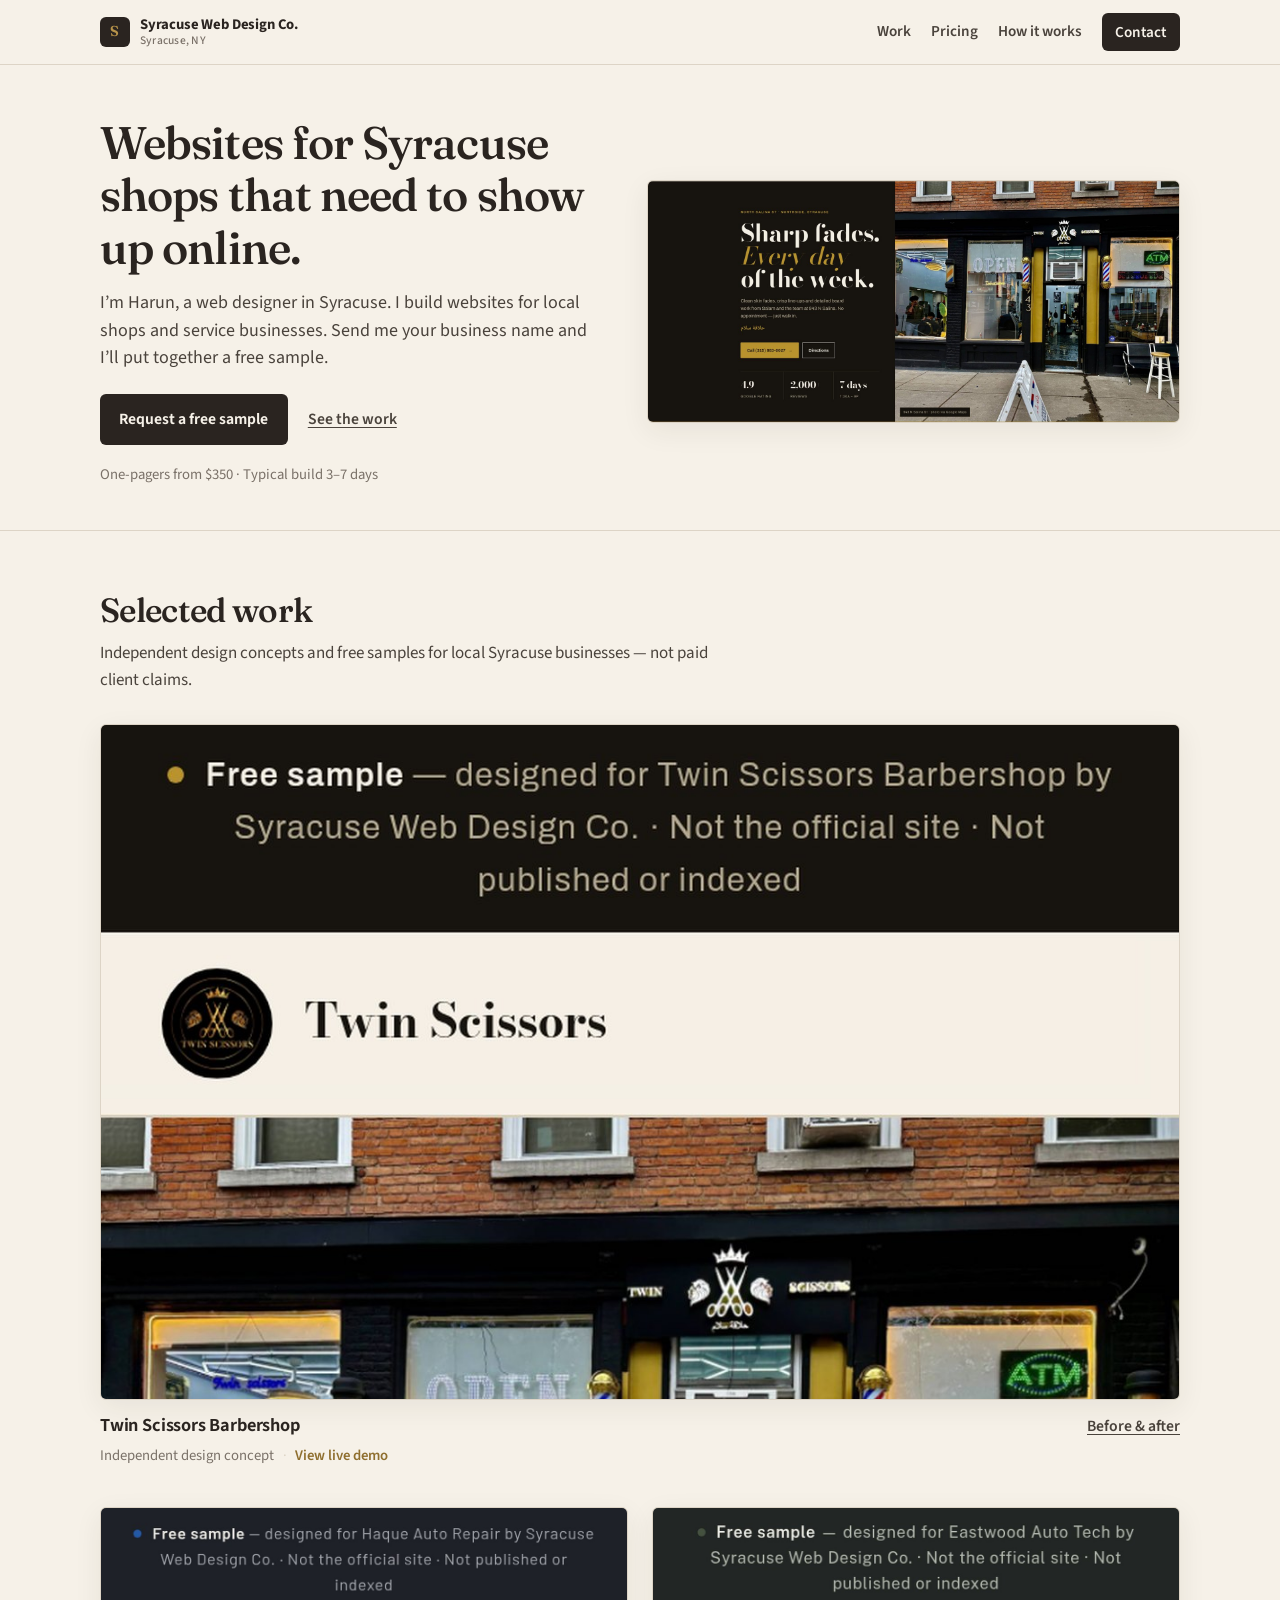
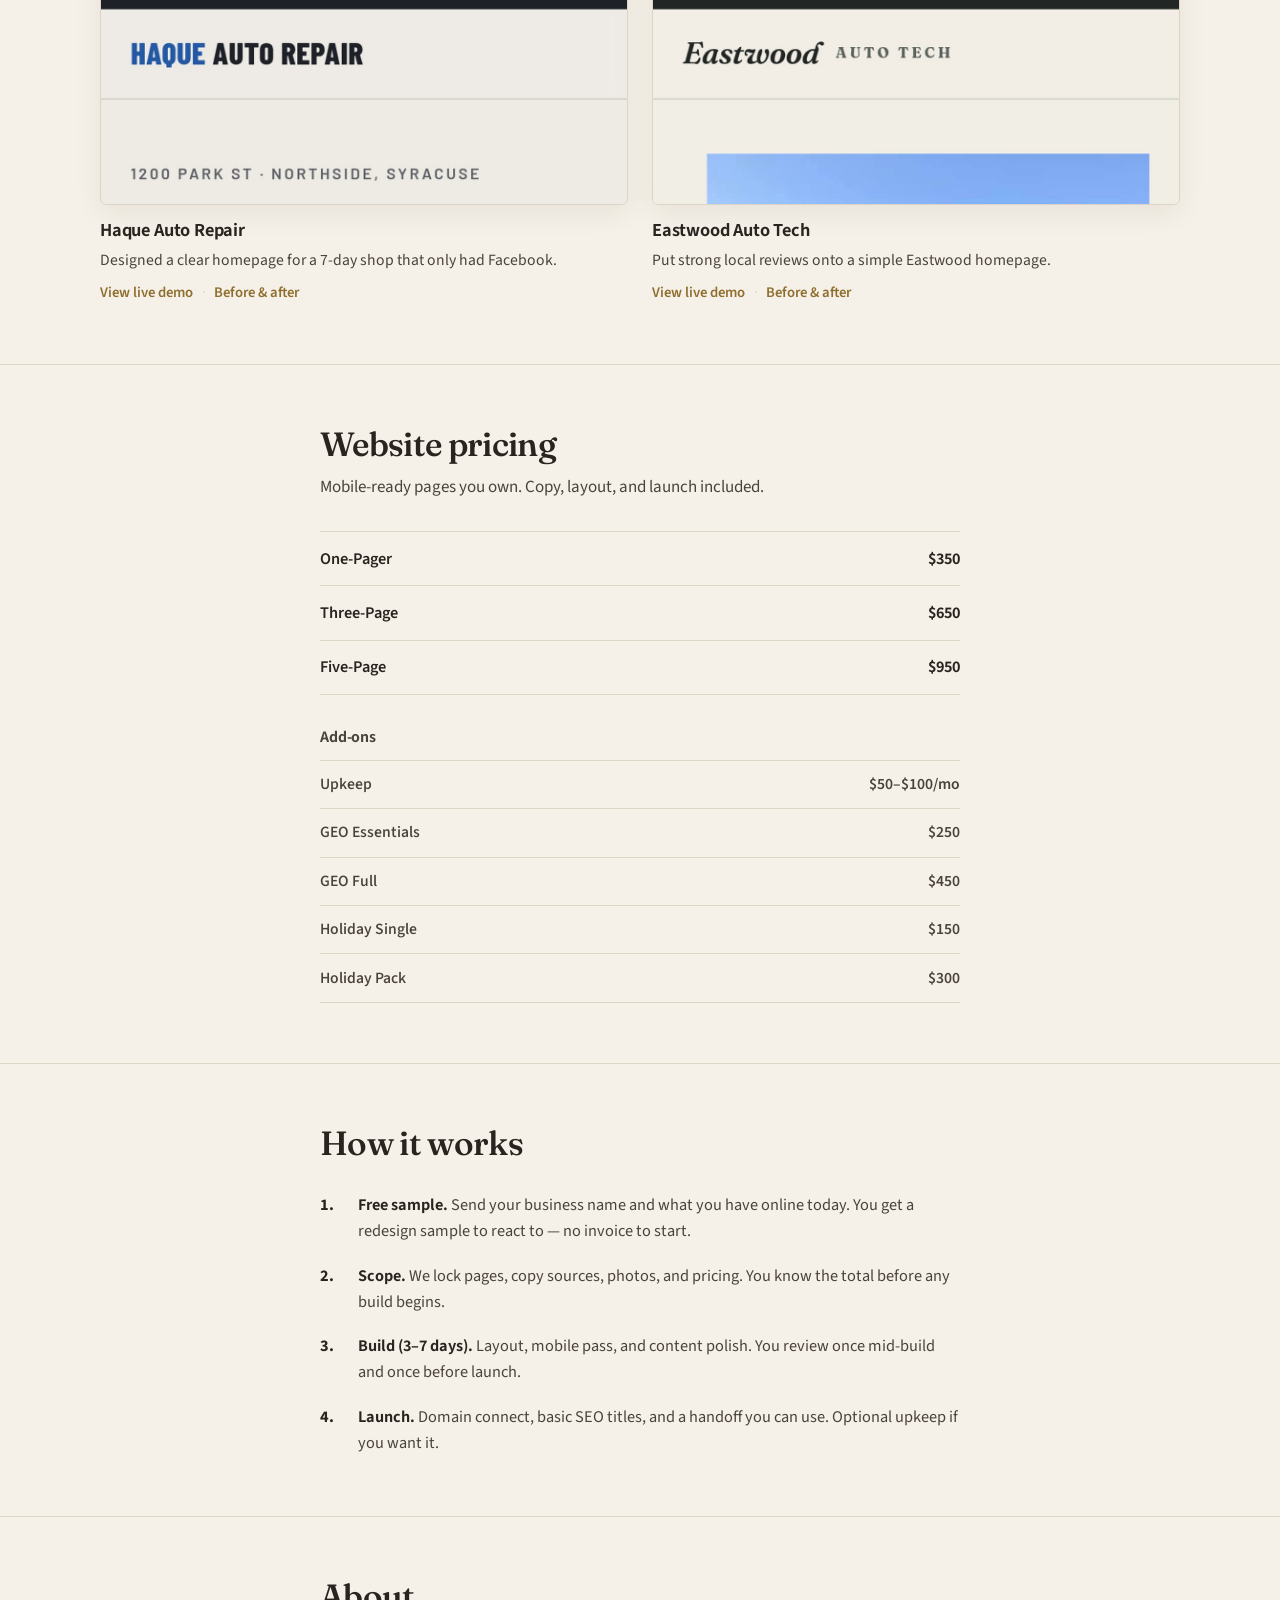
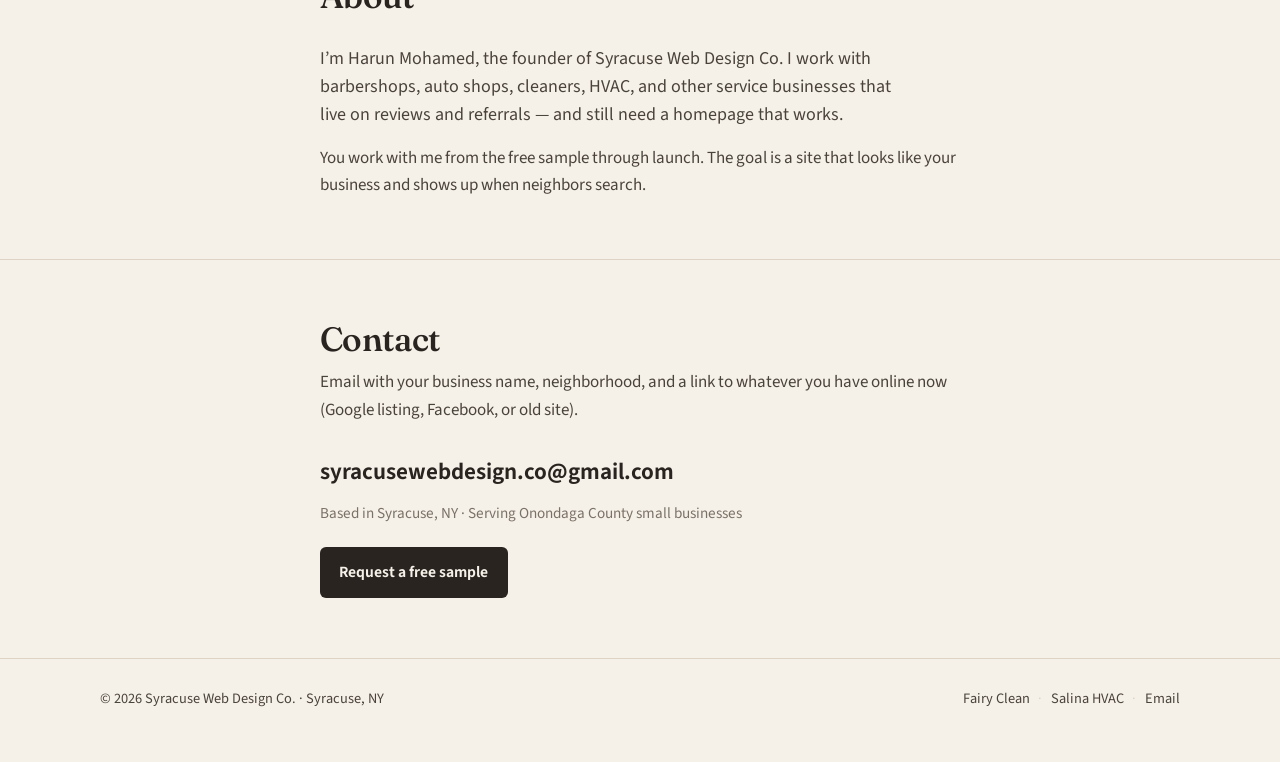
<file: index.html>
<!DOCTYPE html>
<html lang="en">
<head>
  <meta charset="utf-8">
  <meta name="viewport" content="width=device-width, initial-scale=1">
  <title>Syracuse Web Design Co. — Websites for local Syracuse businesses</title>
  <meta name="description" content="I’m Harun, a web designer in Syracuse. I build websites for local shops and service businesses. Free sample first. One-pagers from $350.">
  <meta name="author" content="Harun Mohamed">
  <meta property="og:title" content="Syracuse Web Design Co.">
  <meta property="og:description" content="Websites for Syracuse shops and service businesses. Free sample first. Clear pricing from $350.">
  <meta property="og:type" content="website">
  <meta property="og:locale" content="en_US">
  <link rel="icon" href="assets/icons/favicon.svg" type="image/svg+xml">
  <link rel="preconnect" href="https://fonts.googleapis.com">
  <link rel="preconnect" href="https://fonts.gstatic.com" crossorigin>
  <link href="https://fonts.googleapis.com/css2?family=Fraunces:opsz,wght@9..144,500;9..144,600;9..144,700&family=Source+Sans+3:wght@400;550;600;700&display=swap" rel="stylesheet">
  <link rel="stylesheet" href="assets/css/styles.css">
</head>
<body>
  <header class="site-header">
    <div class="container nav">
      <a class="logo" href="#top" aria-label="Syracuse Web Design Co. home">
        <span class="logo-mark" aria-hidden="true">S</span>
        <span class="logo-text">Syracuse Web Design Co.<small>Syracuse, NY</small></span>
      </a>
      <button class="nav-toggle" type="button" aria-expanded="false" aria-controls="nav-menu">Menu</button>
      <ul class="nav-links" id="nav-menu">
        <li><a href="#work">Work</a></li>
        <li><a href="#pricing">Pricing</a></li>
        <li><a href="#how">How it works</a></li>
        <li><a class="nav-cta" href="#contact">Contact</a></li>
      </ul>
    </div>
  </header>

  <main id="top">
    <section class="hero">
      <div class="container hero-grid">
        <div class="hero-copy">
          <h1>Websites for Syracuse shops that need to show up online.</h1>
          <p class="lead">I’m Harun, a web designer in Syracuse. I build websites for local shops and service businesses. Send me your business name and I’ll put together a free sample.</p>
          <div class="btn-row">
            <a class="btn btn-primary" href="mailto:syracusewebdesign.co@gmail.com?subject=Free%20sample%20request">Request a free sample</a>
            <a class="text-link" href="#work">See the work</a>
          </div>
          <p class="hero-note">One-pagers from $350 · Typical build 3–7 days</p>
        </div>
        <figure class="hero-shot">
          <img
            src="assets/after/twin-scissors-hero-v2.jpg"
            alt="Twin Scissors Barbershop redesign — storefront hero with Call and Directions buttons"
            width="1600"
            height="726"
            loading="eager"
            fetchpriority="high">
        </figure>
      </div>
    </section>

    <section class="section" id="work" aria-labelledby="work-heading">
      <div class="container">
        <div class="section-head">
          <h2 id="work-heading">Selected work</h2>
          <p>Independent design concepts and free samples for local Syracuse businesses — not paid client claims.</p>
        </div>

        <article class="project featured">
          <a class="project-media" href="work/twin-scissors.html">
            <img
              src="assets/after/twin-scissors-feature.jpg"
              alt="Finished Twin Scissors Barbershop homepage redesign"
              width="1200"
              height="900"
              loading="eager">
          </a>
          <div class="project-caption">
            <div>
              <h3 class="project-title"><a href="work/twin-scissors.html">Twin Scissors Barbershop</a></h3>
              <p class="project-meta">
                <span>Independent design concept</span>
                <span class="sep" aria-hidden="true">·</span>
                <a href="https://swd-samples.tiiny.site/twin-scissors.html" target="_blank" rel="noopener noreferrer">View live demo</a>
              </p>
            </div>
            <a class="text-link" href="work/twin-scissors.html">Before &amp; after</a>
          </div>
        </article>

        <div class="project-grid">
          <article class="project">
            <a class="project-media landscape" href="work/haque-auto.html">
              <img
                src="assets/after/haque-auto-landscape.jpg"
                alt="Haque Auto Repair homepage redesign"
                width="1200"
                height="675"
                loading="lazy">
            </a>
            <h3 class="project-title"><a href="work/haque-auto.html">Haque Auto Repair</a></h3>
            <p class="project-blurb">Designed a clear homepage for a 7-day shop that only had Facebook.</p>
            <p class="project-meta">
              <a href="https://swd-samples.tiiny.site/haque-auto.html" target="_blank" rel="noopener noreferrer">View live demo</a>
              <span class="sep" aria-hidden="true">·</span>
              <a href="work/haque-auto.html">Before &amp; after</a>
            </p>
          </article>

          <article class="project">
            <a class="project-media landscape" href="work/eastwood-auto.html">
              <img
                src="assets/after/eastwood-auto-landscape.jpg"
                alt="Eastwood Auto Tech homepage redesign"
                width="1200"
                height="675"
                loading="lazy">
            </a>
            <h3 class="project-title"><a href="work/eastwood-auto.html">Eastwood Auto Tech</a></h3>
            <p class="project-blurb">Put strong local reviews onto a simple Eastwood homepage.</p>
            <p class="project-meta">
              <a href="https://swd-samples.tiiny.site/eastwood-auto.html" target="_blank" rel="noopener noreferrer">View live demo</a>
              <span class="sep" aria-hidden="true">·</span>
              <a href="work/eastwood-auto.html">Before &amp; after</a>
            </p>
          </article>
        </div>
      </div>
    </section>

    <section class="section" id="pricing" aria-labelledby="pricing-heading">
      <div class="container narrow">
        <div class="section-head">
          <h2 id="pricing-heading">Website pricing</h2>
          <p>Mobile-ready pages you own. Copy, layout, and launch included.</p>
        </div>

        <ul class="price-rows">
          <li><span class="tier-name">One-Pager</span><span class="tier-price">$350</span></li>
          <li><span class="tier-name">Three-Page</span><span class="tier-price">$650</span></li>
          <li><span class="tier-name">Five-Page</span><span class="tier-price">$950</span></li>
        </ul>

        <h3 class="addons-heading">Add-ons</h3>
        <ul class="price-rows addons">
          <li><span class="tier-name">Upkeep</span><span class="tier-price">$50–$100/mo</span></li>
          <li><span class="tier-name">GEO Essentials</span><span class="tier-price">$250</span></li>
          <li><span class="tier-name">GEO Full</span><span class="tier-price">$450</span></li>
          <li><span class="tier-name">Holiday Single</span><span class="tier-price">$150</span></li>
          <li><span class="tier-name">Holiday Pack</span><span class="tier-price">$300</span></li>
        </ul>
      </div>
    </section>

    <section class="section" id="how" aria-labelledby="how-heading">
      <div class="container narrow">
        <div class="section-head">
          <h2 id="how-heading">How it works</h2>
        </div>
        <ol class="process-list">
          <li>
            <strong>Free sample.</strong>
            Send your business name and what you have online today. You get a redesign sample to react to — no invoice to start.
          </li>
          <li>
            <strong>Scope.</strong>
            We lock pages, copy sources, photos, and pricing. You know the total before any build begins.
          </li>
          <li>
            <strong>Build (3–7 days).</strong>
            Layout, mobile pass, and content polish. You review once mid-build and once before launch.
          </li>
          <li>
            <strong>Launch.</strong>
            Domain connect, basic SEO titles, and a handoff you can use. Optional upkeep if you want it.
          </li>
        </ol>
      </div>
    </section>

    <section class="section" id="about" aria-labelledby="about-heading">
      <div class="container narrow">
        <div class="section-head">
          <h2 id="about-heading">About</h2>
        </div>
        <p class="lead">I’m Harun Mohamed, the founder of Syracuse Web Design Co. I work with barbershops, auto shops, cleaners, HVAC, and other service businesses that live on reviews and referrals — and still need a homepage that works.</p>
        <p>You work with me from the free sample through launch. The goal is a site that looks like your business and shows up when neighbors search.</p>
      </div>
    </section>

    <section class="section" id="contact" aria-labelledby="contact-heading">
      <div class="container narrow">
        <div class="section-head">
          <h2 id="contact-heading">Contact</h2>
          <p>Email with your business name, neighborhood, and a link to whatever you have online now (Google listing, Facebook, or old site).</p>
        </div>
        <p class="contact-email">
          <a href="mailto:syracusewebdesign.co@gmail.com?subject=Free%20sample%20request">syracusewebdesign.co@gmail.com</a>
        </p>
        <p class="muted">Based in Syracuse, NY · Serving Onondaga County small businesses</p>
        <div class="btn-row">
          <a class="btn btn-primary" href="mailto:syracusewebdesign.co@gmail.com?subject=Free%20sample%20request">Request a free sample</a>
        </div>
      </div>
    </section>
  </main>

  <footer class="site-footer">
    <div class="container footer-row">
      <p>© <span id="year">2026</span> Syracuse Web Design Co. · Syracuse, NY</p>
      <p class="footer-links">
        <a href="work/fairy-clean.html">Fairy Clean</a>
        <span class="sep" aria-hidden="true">·</span>
        <a href="work/salina-hvac.html">Salina HVAC</a>
        <span class="sep" aria-hidden="true">·</span>
        <a href="mailto:syracusewebdesign.co@gmail.com">Email</a>
      </p>
    </div>
  </footer>

  <script src="assets/js/main.js" defer></script>
</body>
</html>
</file>
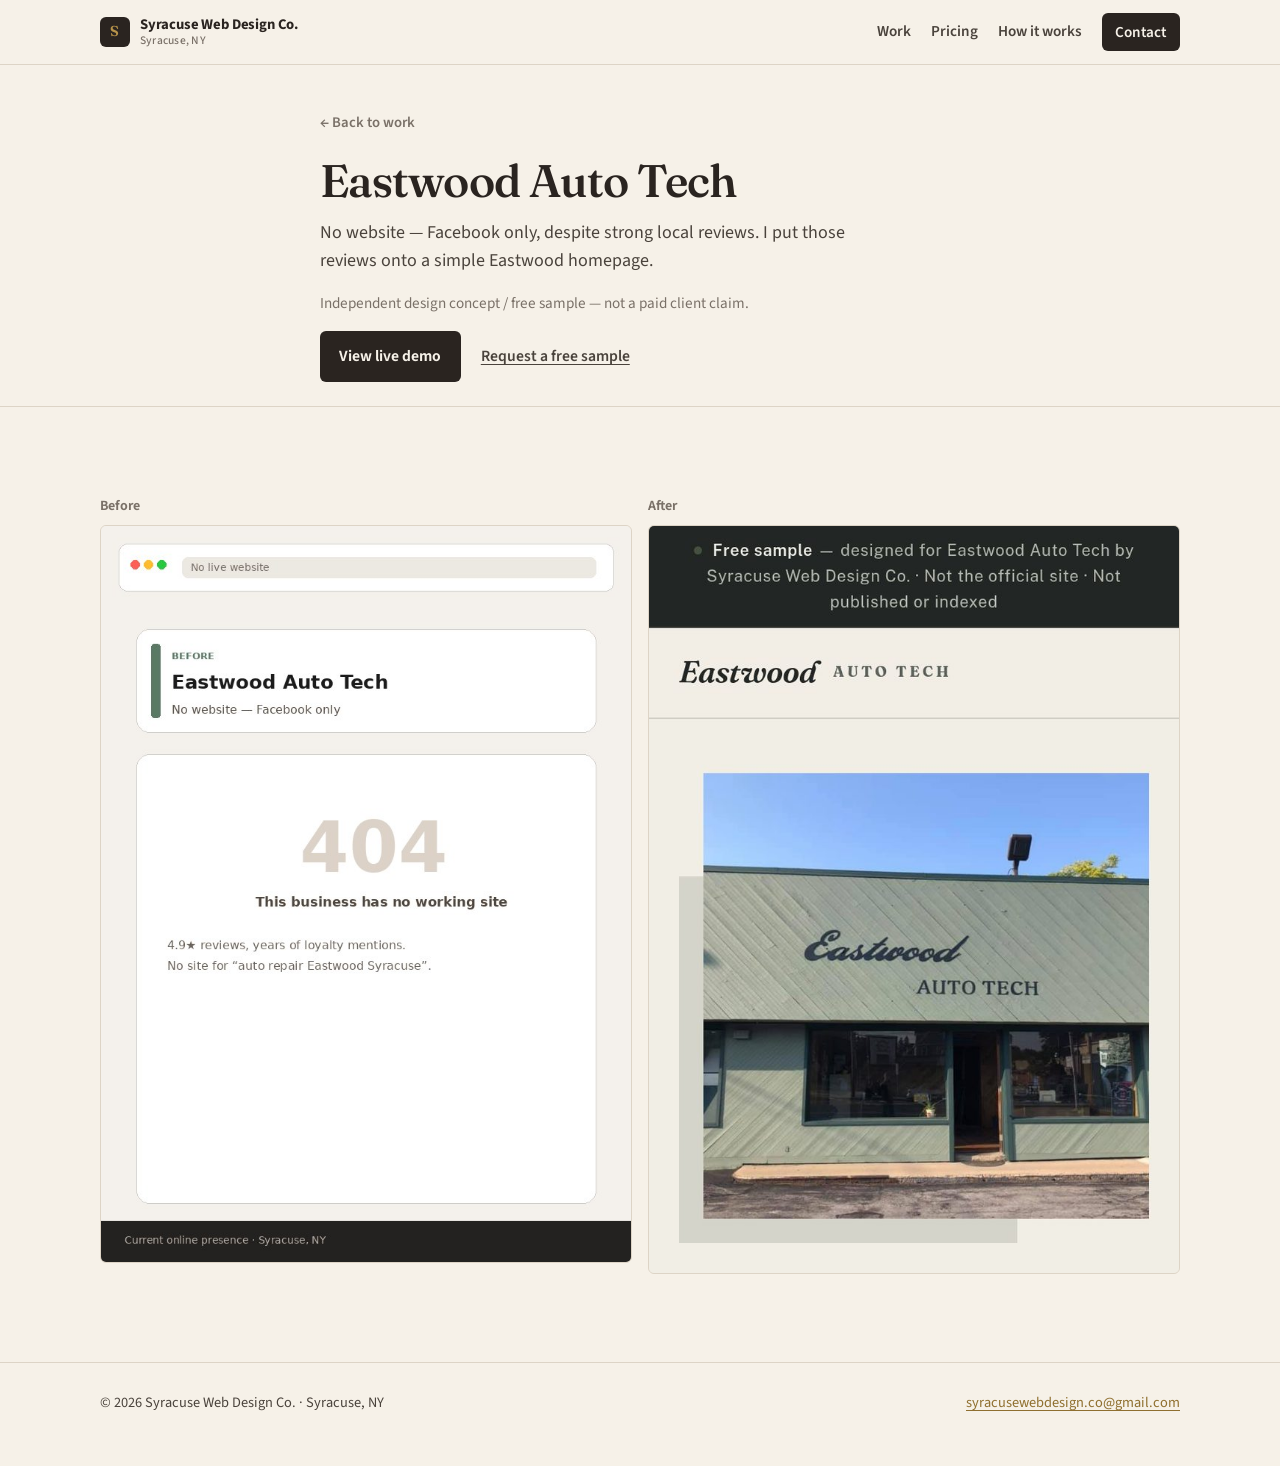
<file: work/eastwood-auto.html>
<!DOCTYPE html>
<html lang="en">
<head>
  <meta charset="utf-8">
  <meta name="viewport" content="width=device-width, initial-scale=1">
  <title>Eastwood Auto Tech — Syracuse Web Design Co.</title>
  <meta name="description" content="Independent design concept for Eastwood Auto Tech. Before and after, plus a live demo.">
  <meta name="author" content="Harun Mohamed">
  <link rel="icon" href="../assets/icons/favicon.svg" type="image/svg+xml">
  <link rel="preconnect" href="https://fonts.googleapis.com">
  <link rel="preconnect" href="https://fonts.gstatic.com" crossorigin>
  <link href="https://fonts.googleapis.com/css2?family=Fraunces:opsz,wght@9..144,500;9..144,600;9..144,700&family=Source+Sans+3:wght@400;550;600;700&display=swap" rel="stylesheet">
  <link rel="stylesheet" href="../assets/css/styles.css">
</head>
<body>
  <header class="site-header">
    <div class="container nav">
      <a class="logo" href="../index.html" aria-label="Syracuse Web Design Co. home">
        <span class="logo-mark" aria-hidden="true">S</span>
        <span class="logo-text">Syracuse Web Design Co.<small>Syracuse, NY</small></span>
      </a>
      <button class="nav-toggle" type="button" aria-expanded="false" aria-controls="nav-menu">Menu</button>
      <ul class="nav-links" id="nav-menu">
        <li><a href="../index.html#work">Work</a></li>
        <li><a href="../index.html#pricing">Pricing</a></li>
        <li><a href="../index.html#how">How it works</a></li>
        <li><a class="nav-cta" href="../index.html#contact">Contact</a></li>
      </ul>
    </div>
  </header>

  <main>
    <section class="page-hero">
      <div class="container narrow">
        <a class="back-link" href="../index.html#work">← Back to work</a>
        <h1>Eastwood Auto Tech</h1>
        <p class="lead">No website — Facebook only, despite strong local reviews. I put those reviews onto a simple Eastwood homepage.</p>
        <p class="muted">Independent design concept / free sample — not a paid client claim.</p>
        <div class="page-actions">
          <a class="btn btn-primary" href="https://swd-samples.tiiny.site/eastwood-auto.html" target="_blank" rel="noopener noreferrer">View live demo</a>
          <a class="text-link" href="mailto:syracusewebdesign.co@gmail.com?subject=Free%20sample%20request">Request a free sample</a>
        </div>
      </div>
    </section>

    <section class="section">
      <div class="container">
        <div class="ba-pair">
          <figure class="ba-panel">
            <figcaption>Before</figcaption>
            <div class="frame">
              <img src="../assets/before/eastwood-auto.jpg" alt="Before: Eastwood Auto Tech with no live website" width="720" height="1000" loading="eager">
            </div>
          </figure>
          <figure class="ba-panel">
            <figcaption>After</figcaption>
            <div class="frame">
              <img src="../assets/after/eastwood-auto.jpg" alt="After: Eastwood Auto Tech redesign sample homepage" width="709" height="1000" loading="eager">
            </div>
          </figure>
        </div>
      </div>
    </section>
  </main>

  <footer class="site-footer">
    <div class="container footer-row">
      <p>© <span id="year">2026</span> Syracuse Web Design Co. · Syracuse, NY</p>
      <p><a href="mailto:syracusewebdesign.co@gmail.com">syracusewebdesign.co@gmail.com</a></p>
    </div>
  </footer>

  <script src="../assets/js/main.js" defer></script>
</body>
</html>
</file>
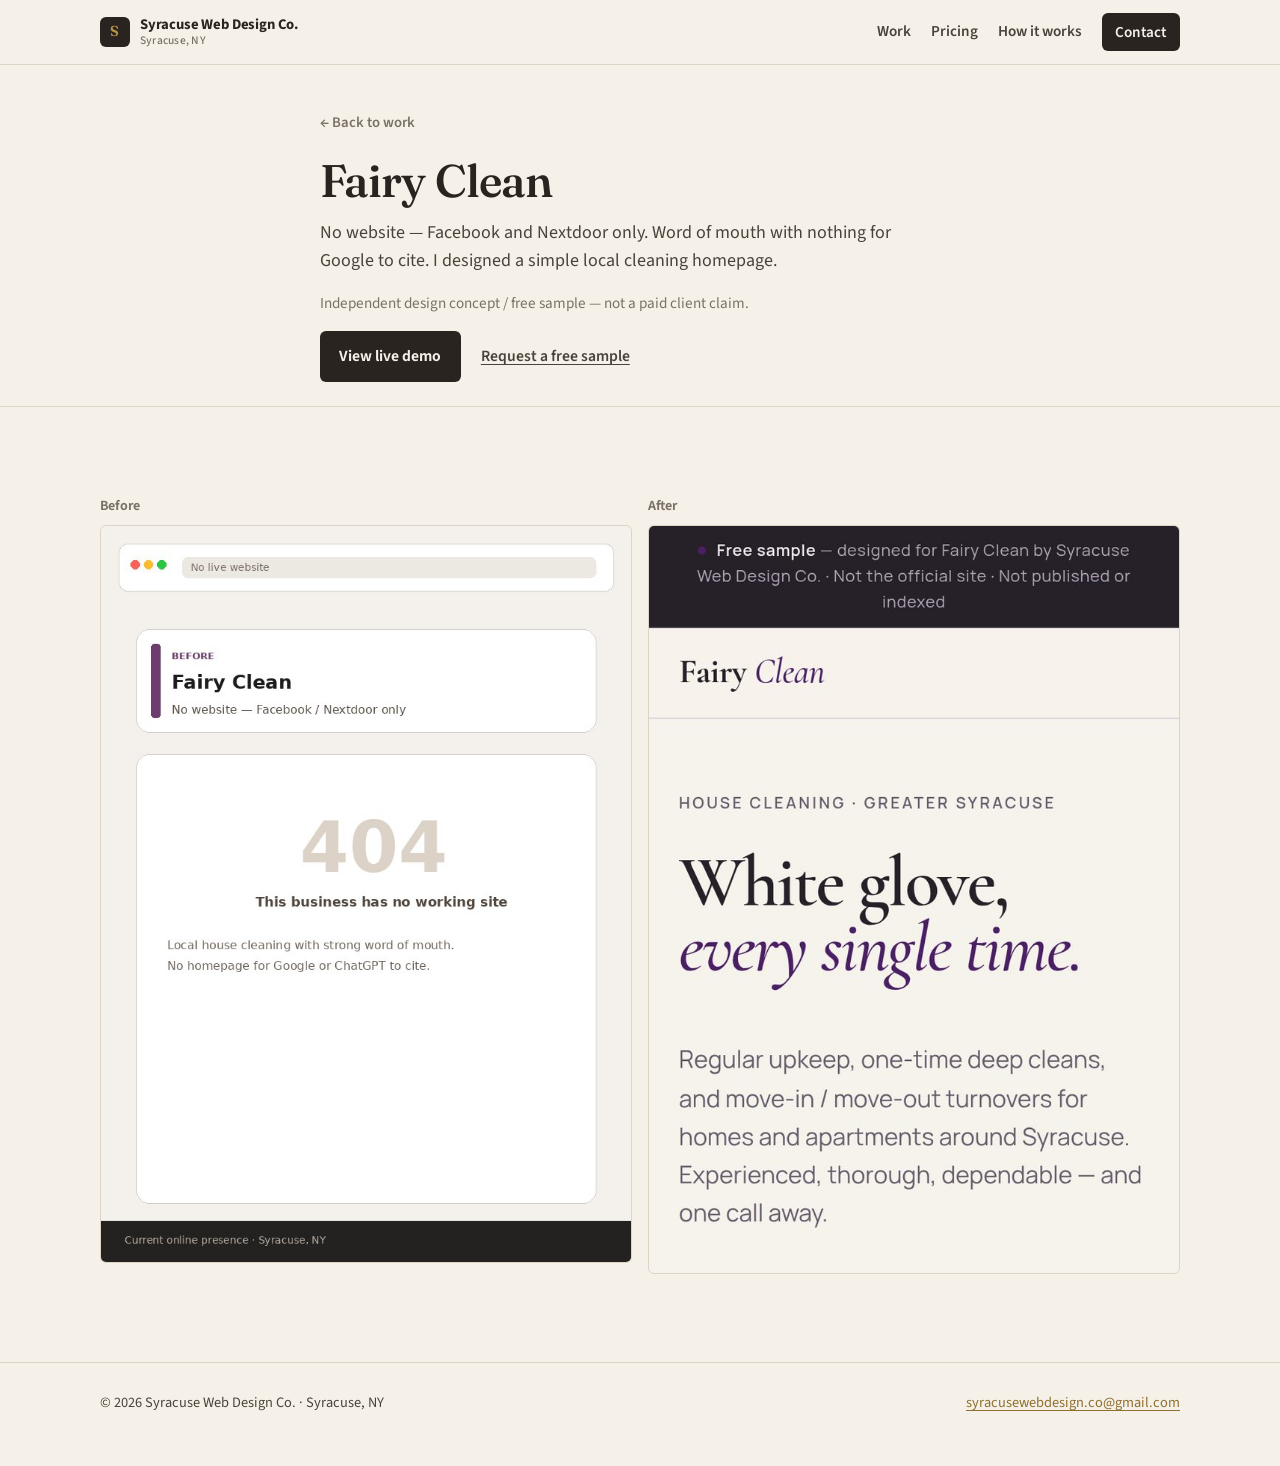
<file: work/fairy-clean.html>
<!DOCTYPE html>
<html lang="en">
<head>
  <meta charset="utf-8">
  <meta name="viewport" content="width=device-width, initial-scale=1">
  <title>Fairy Clean — Syracuse Web Design Co.</title>
  <meta name="description" content="Independent design concept for Fairy Clean. Before and after, plus a live demo.">
  <meta name="author" content="Harun Mohamed">
  <link rel="icon" href="../assets/icons/favicon.svg" type="image/svg+xml">
  <link rel="preconnect" href="https://fonts.googleapis.com">
  <link rel="preconnect" href="https://fonts.gstatic.com" crossorigin>
  <link href="https://fonts.googleapis.com/css2?family=Fraunces:opsz,wght@9..144,500;9..144,600;9..144,700&family=Source+Sans+3:wght@400;550;600;700&display=swap" rel="stylesheet">
  <link rel="stylesheet" href="../assets/css/styles.css">
</head>
<body>
  <header class="site-header">
    <div class="container nav">
      <a class="logo" href="../index.html" aria-label="Syracuse Web Design Co. home">
        <span class="logo-mark" aria-hidden="true">S</span>
        <span class="logo-text">Syracuse Web Design Co.<small>Syracuse, NY</small></span>
      </a>
      <button class="nav-toggle" type="button" aria-expanded="false" aria-controls="nav-menu">Menu</button>
      <ul class="nav-links" id="nav-menu">
        <li><a href="../index.html#work">Work</a></li>
        <li><a href="../index.html#pricing">Pricing</a></li>
        <li><a href="../index.html#how">How it works</a></li>
        <li><a class="nav-cta" href="../index.html#contact">Contact</a></li>
      </ul>
    </div>
  </header>

  <main>
    <section class="page-hero">
      <div class="container narrow">
        <a class="back-link" href="../index.html#work">← Back to work</a>
        <h1>Fairy Clean</h1>
        <p class="lead">No website — Facebook and Nextdoor only. Word of mouth with nothing for Google to cite. I designed a simple local cleaning homepage.</p>
        <p class="muted">Independent design concept / free sample — not a paid client claim.</p>
        <div class="page-actions">
          <a class="btn btn-primary" href="https://swd-samples.tiiny.site/fairy-clean.html" target="_blank" rel="noopener noreferrer">View live demo</a>
          <a class="text-link" href="mailto:syracusewebdesign.co@gmail.com?subject=Free%20sample%20request">Request a free sample</a>
        </div>
      </div>
    </section>

    <section class="section">
      <div class="container">
        <div class="ba-pair">
          <figure class="ba-panel">
            <figcaption>Before</figcaption>
            <div class="frame">
              <img src="../assets/before/fairy-clean.jpg" alt="Before: Fairy Clean with no live website" width="720" height="1000" loading="eager">
            </div>
          </figure>
          <figure class="ba-panel">
            <figcaption>After</figcaption>
            <div class="frame">
              <img src="../assets/after/fairy-clean.jpg" alt="After: Fairy Clean redesign sample homepage" width="709" height="1000" loading="eager">
            </div>
          </figure>
        </div>
      </div>
    </section>
  </main>

  <footer class="site-footer">
    <div class="container footer-row">
      <p>© <span id="year">2026</span> Syracuse Web Design Co. · Syracuse, NY</p>
      <p><a href="mailto:syracusewebdesign.co@gmail.com">syracusewebdesign.co@gmail.com</a></p>
    </div>
  </footer>

  <script src="../assets/js/main.js" defer></script>
</body>
</html>
</file>
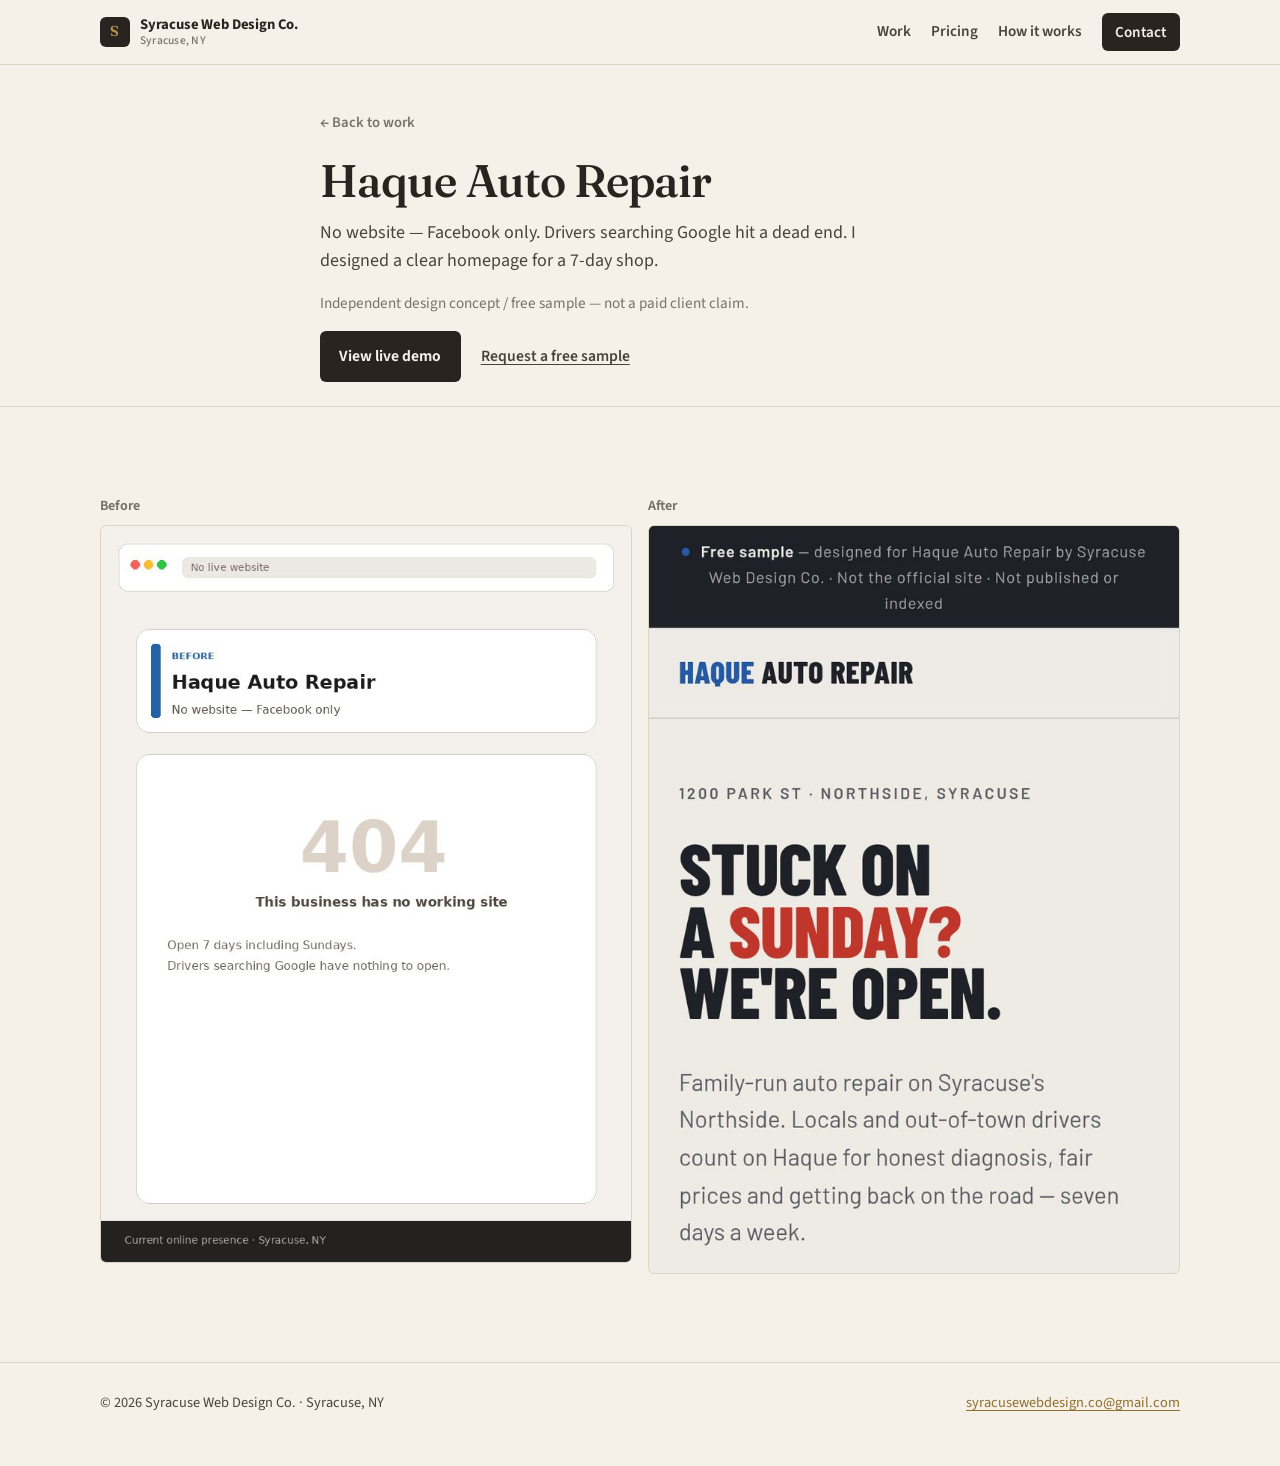
<file: work/haque-auto.html>
<!DOCTYPE html>
<html lang="en">
<head>
  <meta charset="utf-8">
  <meta name="viewport" content="width=device-width, initial-scale=1">
  <title>Haque Auto Repair — Syracuse Web Design Co.</title>
  <meta name="description" content="Independent design concept for Haque Auto Repair. Before and after, plus a live demo.">
  <meta name="author" content="Harun Mohamed">
  <link rel="icon" href="../assets/icons/favicon.svg" type="image/svg+xml">
  <link rel="preconnect" href="https://fonts.googleapis.com">
  <link rel="preconnect" href="https://fonts.gstatic.com" crossorigin>
  <link href="https://fonts.googleapis.com/css2?family=Fraunces:opsz,wght@9..144,500;9..144,600;9..144,700&family=Source+Sans+3:wght@400;550;600;700&display=swap" rel="stylesheet">
  <link rel="stylesheet" href="../assets/css/styles.css">
</head>
<body>
  <header class="site-header">
    <div class="container nav">
      <a class="logo" href="../index.html" aria-label="Syracuse Web Design Co. home">
        <span class="logo-mark" aria-hidden="true">S</span>
        <span class="logo-text">Syracuse Web Design Co.<small>Syracuse, NY</small></span>
      </a>
      <button class="nav-toggle" type="button" aria-expanded="false" aria-controls="nav-menu">Menu</button>
      <ul class="nav-links" id="nav-menu">
        <li><a href="../index.html#work">Work</a></li>
        <li><a href="../index.html#pricing">Pricing</a></li>
        <li><a href="../index.html#how">How it works</a></li>
        <li><a class="nav-cta" href="../index.html#contact">Contact</a></li>
      </ul>
    </div>
  </header>

  <main>
    <section class="page-hero">
      <div class="container narrow">
        <a class="back-link" href="../index.html#work">← Back to work</a>
        <h1>Haque Auto Repair</h1>
        <p class="lead">No website — Facebook only. Drivers searching Google hit a dead end. I designed a clear homepage for a 7-day shop.</p>
        <p class="muted">Independent design concept / free sample — not a paid client claim.</p>
        <div class="page-actions">
          <a class="btn btn-primary" href="https://swd-samples.tiiny.site/haque-auto.html" target="_blank" rel="noopener noreferrer">View live demo</a>
          <a class="text-link" href="mailto:syracusewebdesign.co@gmail.com?subject=Free%20sample%20request">Request a free sample</a>
        </div>
      </div>
    </section>

    <section class="section">
      <div class="container">
        <div class="ba-pair">
          <figure class="ba-panel">
            <figcaption>Before</figcaption>
            <div class="frame">
              <img src="../assets/before/haque-auto.jpg" alt="Before: Haque Auto Repair with no live website, Facebook only" width="720" height="1000" loading="eager">
            </div>
          </figure>
          <figure class="ba-panel">
            <figcaption>After</figcaption>
            <div class="frame">
              <img src="../assets/after/haque-auto.jpg" alt="After: Haque Auto Repair redesign sample homepage" width="709" height="1000" loading="eager">
            </div>
          </figure>
        </div>
      </div>
    </section>
  </main>

  <footer class="site-footer">
    <div class="container footer-row">
      <p>© <span id="year">2026</span> Syracuse Web Design Co. · Syracuse, NY</p>
      <p><a href="mailto:syracusewebdesign.co@gmail.com">syracusewebdesign.co@gmail.com</a></p>
    </div>
  </footer>

  <script src="../assets/js/main.js" defer></script>
</body>
</html>
</file>
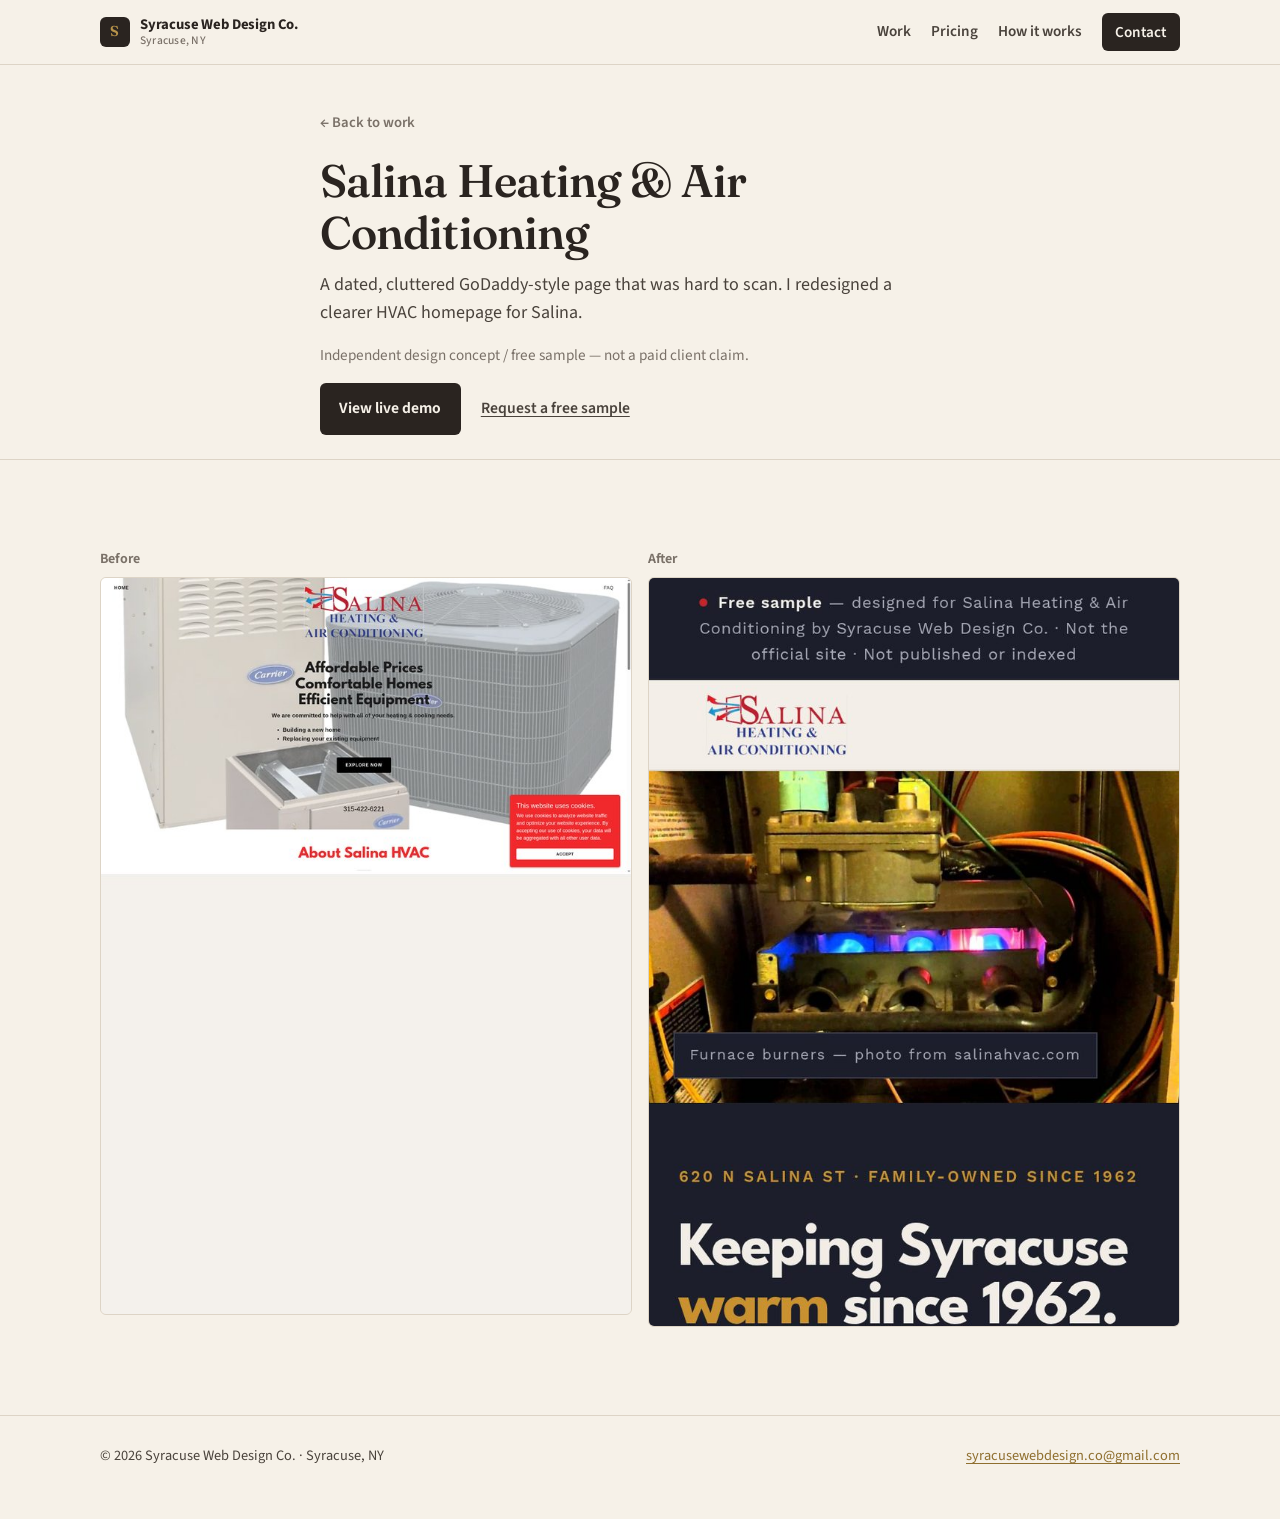
<file: work/salina-hvac.html>
<!DOCTYPE html>
<html lang="en">
<head>
  <meta charset="utf-8">
  <meta name="viewport" content="width=device-width, initial-scale=1">
  <title>Salina Heating &amp; Air Conditioning — Syracuse Web Design Co.</title>
  <meta name="description" content="Independent design concept for Salina Heating &amp; Air Conditioning. Before and after, plus a live demo.">
  <meta name="author" content="Harun Mohamed">
  <link rel="icon" href="../assets/icons/favicon.svg" type="image/svg+xml">
  <link rel="preconnect" href="https://fonts.googleapis.com">
  <link rel="preconnect" href="https://fonts.gstatic.com" crossorigin>
  <link href="https://fonts.googleapis.com/css2?family=Fraunces:opsz,wght@9..144,500;9..144,600;9..144,700&family=Source+Sans+3:wght@400;550;600;700&display=swap" rel="stylesheet">
  <link rel="stylesheet" href="../assets/css/styles.css">
</head>
<body>
  <header class="site-header">
    <div class="container nav">
      <a class="logo" href="../index.html" aria-label="Syracuse Web Design Co. home">
        <span class="logo-mark" aria-hidden="true">S</span>
        <span class="logo-text">Syracuse Web Design Co.<small>Syracuse, NY</small></span>
      </a>
      <button class="nav-toggle" type="button" aria-expanded="false" aria-controls="nav-menu">Menu</button>
      <ul class="nav-links" id="nav-menu">
        <li><a href="../index.html#work">Work</a></li>
        <li><a href="../index.html#pricing">Pricing</a></li>
        <li><a href="../index.html#how">How it works</a></li>
        <li><a class="nav-cta" href="../index.html#contact">Contact</a></li>
      </ul>
    </div>
  </header>

  <main>
    <section class="page-hero">
      <div class="container narrow">
        <a class="back-link" href="../index.html#work">← Back to work</a>
        <h1>Salina Heating &amp; Air Conditioning</h1>
        <p class="lead">A dated, cluttered GoDaddy-style page that was hard to scan. I redesigned a clearer HVAC homepage for Salina.</p>
        <p class="muted">Independent design concept / free sample — not a paid client claim.</p>
        <div class="page-actions">
          <a class="btn btn-primary" href="https://swd-samples.tiiny.site/salina-hvac.html" target="_blank" rel="noopener noreferrer">View live demo</a>
          <a class="text-link" href="mailto:syracusewebdesign.co@gmail.com?subject=Free%20sample%20request">Request a free sample</a>
        </div>
      </div>
    </section>

    <section class="section">
      <div class="container">
        <div class="ba-pair">
          <figure class="ba-panel">
            <figcaption>Before</figcaption>
            <div class="frame">
              <img src="../assets/before/salina-hvac.jpg" alt="Before: Salina Heating and Air Conditioning dated website homepage" width="720" height="1000" loading="eager">
            </div>
          </figure>
          <figure class="ba-panel">
            <figcaption>After</figcaption>
            <div class="frame">
              <img src="../assets/after/salina-hvac.jpg" alt="After: Salina HVAC redesign sample homepage" width="709" height="1000" loading="eager">
            </div>
          </figure>
        </div>
      </div>
    </section>
  </main>

  <footer class="site-footer">
    <div class="container footer-row">
      <p>© <span id="year">2026</span> Syracuse Web Design Co. · Syracuse, NY</p>
      <p><a href="mailto:syracusewebdesign.co@gmail.com">syracusewebdesign.co@gmail.com</a></p>
    </div>
  </footer>

  <script src="../assets/js/main.js" defer></script>
</body>
</html>
</file>
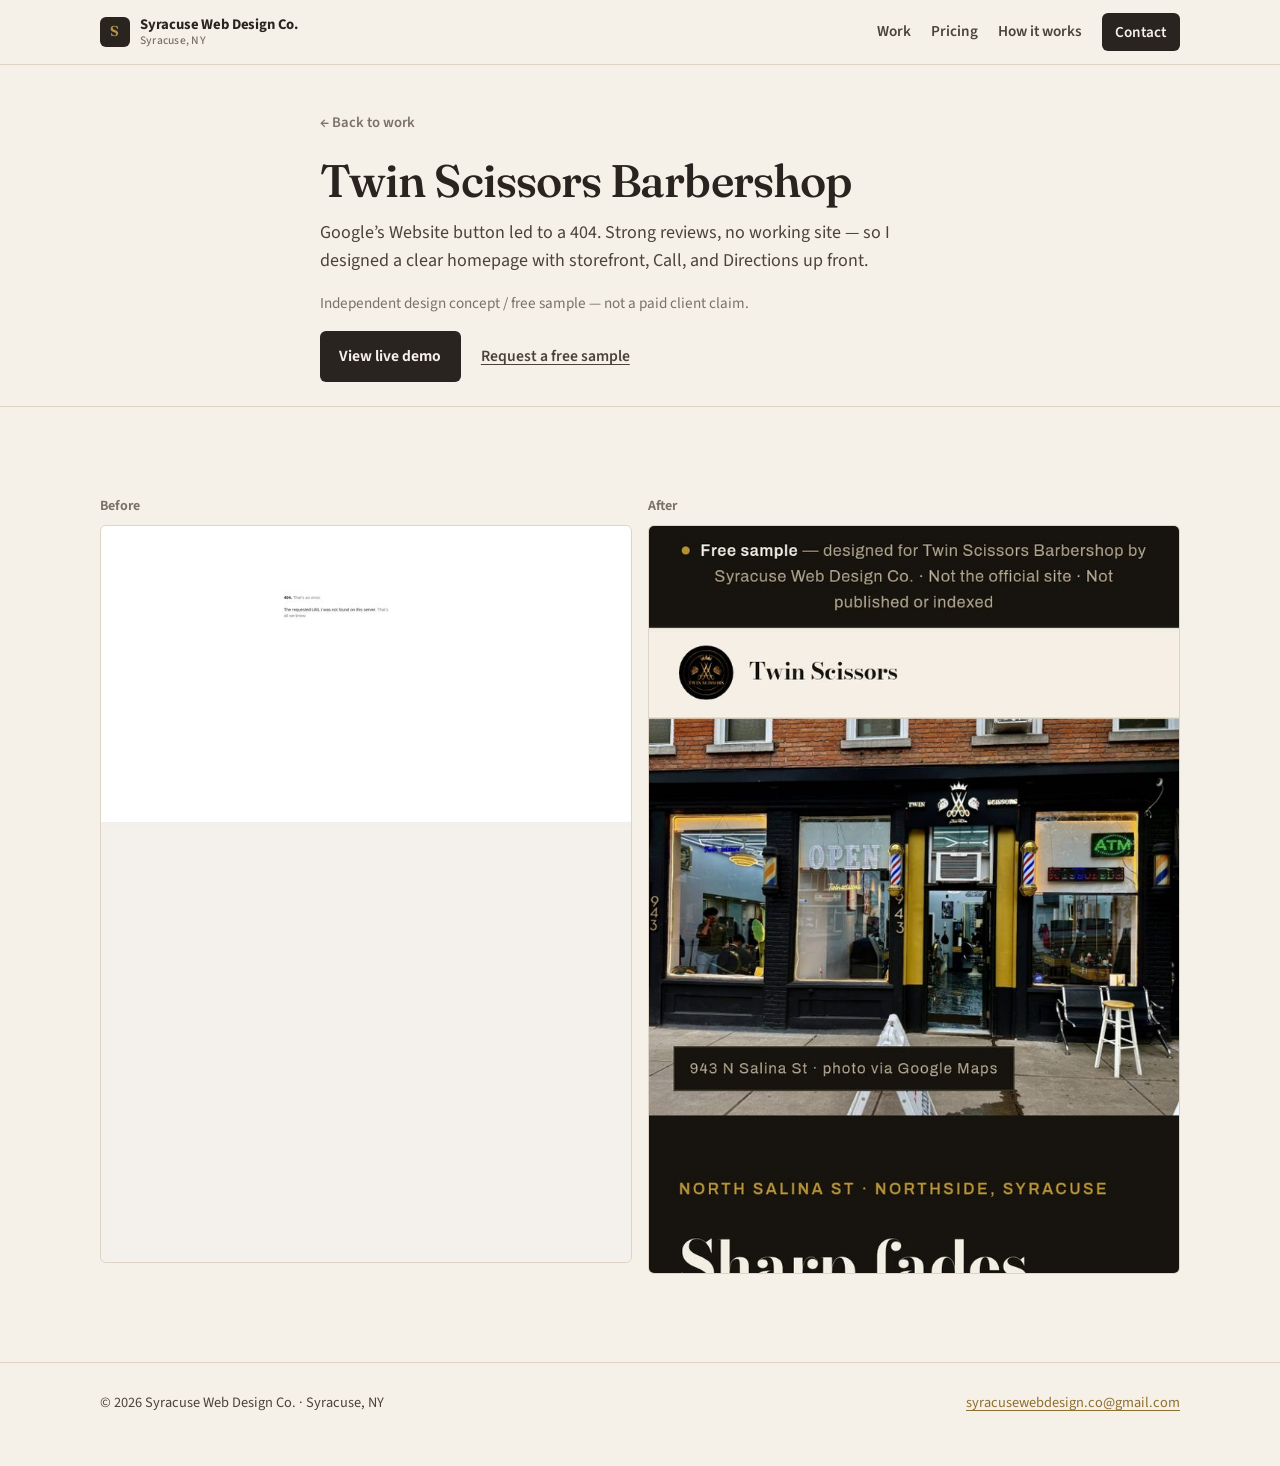
<file: work/twin-scissors.html>
<!DOCTYPE html>
<html lang="en">
<head>
  <meta charset="utf-8">
  <meta name="viewport" content="width=device-width, initial-scale=1">
  <title>Twin Scissors Barbershop — Syracuse Web Design Co.</title>
  <meta name="description" content="Independent design concept for Twin Scissors Barbershop. Before and after, plus a live demo.">
  <meta name="author" content="Harun Mohamed">
  <link rel="icon" href="../assets/icons/favicon.svg" type="image/svg+xml">
  <link rel="preconnect" href="https://fonts.googleapis.com">
  <link rel="preconnect" href="https://fonts.gstatic.com" crossorigin>
  <link href="https://fonts.googleapis.com/css2?family=Fraunces:opsz,wght@9..144,500;9..144,600;9..144,700&family=Source+Sans+3:wght@400;550;600;700&display=swap" rel="stylesheet">
  <link rel="stylesheet" href="../assets/css/styles.css">
</head>
<body>
  <header class="site-header">
    <div class="container nav">
      <a class="logo" href="../index.html" aria-label="Syracuse Web Design Co. home">
        <span class="logo-mark" aria-hidden="true">S</span>
        <span class="logo-text">Syracuse Web Design Co.<small>Syracuse, NY</small></span>
      </a>
      <button class="nav-toggle" type="button" aria-expanded="false" aria-controls="nav-menu">Menu</button>
      <ul class="nav-links" id="nav-menu">
        <li><a href="../index.html#work">Work</a></li>
        <li><a href="../index.html#pricing">Pricing</a></li>
        <li><a href="../index.html#how">How it works</a></li>
        <li><a class="nav-cta" href="../index.html#contact">Contact</a></li>
      </ul>
    </div>
  </header>

  <main>
    <section class="page-hero">
      <div class="container narrow">
        <a class="back-link" href="../index.html#work">← Back to work</a>
        <h1>Twin Scissors Barbershop</h1>
        <p class="lead">Google’s Website button led to a 404. Strong reviews, no working site — so I designed a clear homepage with storefront, Call, and Directions up front.</p>
        <p class="muted">Independent design concept / free sample — not a paid client claim.</p>
        <div class="page-actions">
          <a class="btn btn-primary" href="https://swd-samples.tiiny.site/twin-scissors.html" target="_blank" rel="noopener noreferrer">View live demo</a>
          <a class="text-link" href="mailto:syracusewebdesign.co@gmail.com?subject=Free%20sample%20request">Request a free sample</a>
        </div>
      </div>
    </section>

    <section class="section">
      <div class="container">
        <div class="ba-pair">
          <figure class="ba-panel">
            <figcaption>Before</figcaption>
            <div class="frame">
              <img src="../assets/before/twin-scissors.jpg" alt="Before: Twin Scissors with no live website and a Google 404" width="720" height="1000" loading="eager">
            </div>
          </figure>
          <figure class="ba-panel">
            <figcaption>After</figcaption>
            <div class="frame">
              <img src="../assets/after/twin-scissors.jpg" alt="After: Twin Scissors Barbershop redesign with storefront hero and editorial layout" width="709" height="1000" loading="eager">
            </div>
          </figure>
        </div>
      </div>
    </section>
  </main>

  <footer class="site-footer">
    <div class="container footer-row">
      <p>© <span id="year">2026</span> Syracuse Web Design Co. · Syracuse, NY</p>
      <p><a href="mailto:syracusewebdesign.co@gmail.com">syracusewebdesign.co@gmail.com</a></p>
    </div>
  </footer>

  <script src="../assets/js/main.js" defer></script>
</body>
</html>
</file>
<file: assets/css/styles.css>
/* Syracuse Web Design Co. — calm editorial local brand */
:root {
  --ink: #2A2420;
  --ink-soft: #4A433C;
  --muted: #7A7168;
  --paper: #F6F1E8;
  --paper-2: #EFE8DC;
  --card: #FFFCF7;
  --line: #DDD4C6;
  --gold: #B8944A;
  --gold-deep: #8F6F2F;
  --shadow: 0 8px 28px rgba(42, 36, 32, 0.07);
  --radius: 6px;
  --max: 1080px;
  --font-serif: "Fraunces", "Iowan Old Style", "Palatino Linotype", Georgia, serif;
  --font-sans: "Source Sans 3", "Source Sans Pro", system-ui, -apple-system, sans-serif;
}

*, *::before, *::after { box-sizing: border-box; }

html {
  scroll-behavior: smooth;
  scroll-padding-top: 5rem;
}

body {
  margin: 0;
  font-family: var(--font-sans);
  font-size: 1.0625rem;
  line-height: 1.6;
  color: var(--ink);
  background: var(--paper);
  -webkit-font-smoothing: antialiased;
}

img { max-width: 100%; height: auto; display: block; }

a {
  color: var(--gold-deep);
  text-decoration-thickness: 1px;
  text-underline-offset: 0.18em;
}
a:hover { color: var(--ink); }

.container {
  width: min(100% - 2rem, var(--max));
  margin-inline: auto;
}

.narrow { max-width: 40rem; }
.container.narrow { width: min(100% - 2rem, 40rem); }

h1, h2 {
  font-family: var(--font-serif);
  font-weight: 550;
  line-height: 1.15;
  letter-spacing: -0.02em;
  color: var(--ink);
  margin: 0;
}

h3, h4 {
  font-family: var(--font-sans);
  font-weight: 650;
  line-height: 1.3;
  letter-spacing: -0.01em;
  color: var(--ink);
  margin: 0;
}

h1 { font-size: clamp(2rem, 4.5vw, 2.85rem); }
h2 { font-size: clamp(1.55rem, 3vw, 2.1rem); }
h3 { font-size: 1.1rem; }

p { margin: 0 0 1rem; color: var(--ink-soft); }
p:last-child { margin-bottom: 0; }

.lead {
  font-size: 1.125rem;
  line-height: 1.55;
  max-width: 36rem;
}

.muted { color: var(--muted); font-size: 0.95rem; }

/* Nav */
.site-header {
  position: sticky;
  top: 0;
  z-index: 50;
  background: rgba(246, 241, 232, 0.94);
  backdrop-filter: blur(10px);
  border-bottom: 1px solid var(--line);
}

.nav {
  display: flex;
  align-items: center;
  justify-content: space-between;
  gap: 1rem;
  min-height: 4rem;
  position: relative;
}

.logo {
  display: inline-flex;
  align-items: center;
  gap: 0.65rem;
  color: var(--ink);
  text-decoration: none;
  font-weight: 700;
  letter-spacing: -0.01em;
}

.logo-mark {
  width: 1.85rem;
  height: 1.85rem;
  border-radius: var(--radius);
  background: var(--ink);
  color: var(--gold);
  display: grid;
  place-items: center;
  font-family: var(--font-serif);
  font-size: 0.9rem;
  font-weight: 600;
  flex-shrink: 0;
}

.logo-text {
  font-size: 0.92rem;
  line-height: 1.2;
}
.logo-text small {
  display: block;
  font-weight: 500;
  font-size: 0.72rem;
  color: var(--muted);
  letter-spacing: 0.02em;
  text-transform: none;
}

.nav-links {
  display: flex;
  align-items: center;
  gap: 1.25rem;
  list-style: none;
  margin: 0;
  padding: 0;
}

.nav-links a {
  color: var(--ink-soft);
  text-decoration: none;
  font-size: 0.95rem;
  font-weight: 600;
}
.nav-links a:hover { color: var(--ink); }

.nav-cta {
  display: inline-flex;
  align-items: center;
  padding: 0.45rem 0.85rem;
  border-radius: var(--radius);
  background: var(--ink);
  color: var(--paper) !important;
  text-decoration: none !important;
  font-size: 0.9rem;
  font-weight: 650;
}
.nav-cta:hover { background: var(--gold-deep); color: var(--paper) !important; }

.nav-toggle {
  display: none;
  border: 1px solid var(--line);
  background: var(--card);
  color: var(--ink);
  border-radius: var(--radius);
  padding: 0.4rem 0.65rem;
  font: inherit;
  font-weight: 650;
  cursor: pointer;
}

@media (max-width: 820px) {
  .nav-toggle { display: inline-flex; }
  .nav-links {
    display: none;
    position: absolute;
    left: 0;
    right: 0;
    top: calc(100% + 0.25rem);
    flex-direction: column;
    align-items: stretch;
    gap: 0;
    background: var(--card);
    border: 1px solid var(--line);
    border-radius: var(--radius);
    box-shadow: var(--shadow);
    padding: 0.4rem;
  }
  .nav-links.open { display: flex; }
  .nav-links a {
    padding: 0.8rem 0.85rem;
    border-radius: var(--radius);
  }
  .nav-links a:hover { background: var(--paper-2); }
  .nav-cta { justify-content: center; margin-top: 0.2rem; }
}

/* Buttons & text links */
.btn-row {
  display: flex;
  flex-wrap: wrap;
  align-items: center;
  gap: 0.85rem 1.25rem;
  margin-top: 1.35rem;
}

.btn {
  display: inline-flex;
  align-items: center;
  justify-content: center;
  gap: 0.35rem;
  padding: 0.75rem 1.15rem;
  border-radius: var(--radius);
  font-weight: 650;
  font-size: 0.98rem;
  text-decoration: none;
  border: 1.5px solid transparent;
  transition: background 0.15s ease, color 0.15s ease, border-color 0.15s ease;
}

.btn-primary {
  background: var(--ink);
  color: var(--paper);
}
.btn-primary:hover { background: var(--gold-deep); color: var(--paper); }

.text-link {
  font-weight: 600;
  font-size: 0.98rem;
  color: var(--ink-soft);
  text-decoration: underline;
  text-decoration-thickness: 1px;
  text-underline-offset: 0.2em;
}
.text-link:hover { color: var(--ink); }

/* Hero */
.hero {
  padding: 3.25rem 0 2.75rem;
  border-bottom: 1px solid var(--line);
}

.hero-grid {
  display: grid;
  grid-template-columns: 1fr 1.05fr;
  gap: 2rem 2.5rem;
  align-items: center;
}

.hero h1 { margin-bottom: 0.9rem; }
.hero .lead { margin-bottom: 0; }

.hero-note {
  margin-top: 1.1rem;
  font-size: 0.92rem;
  color: var(--muted);
}

.hero-shot {
  margin: 0;
  border-radius: var(--radius);
  overflow: hidden;
  border: 1px solid var(--line);
  background: var(--paper-2);
  box-shadow: var(--shadow);
}

.hero-shot img {
  width: 100%;
  height: auto;
  object-fit: cover;
  object-position: top center;
}

@media (max-width: 820px) {
  .hero { padding: 2.25rem 0 2rem; }
  .hero-grid {
    grid-template-columns: 1fr;
    gap: 1.35rem;
  }
  .hero-shot { order: 2; }
}

/* Sections */
.section {
  padding: 3.75rem 0;
  border-bottom: 1px solid var(--line);
}

.section-head {
  display: grid;
  gap: 0.65rem;
  margin-bottom: 1.85rem;
  max-width: 40rem;
}

/* Portfolio */
.project {
  margin-bottom: 0;
}

.project.featured {
  margin-bottom: 2.5rem;
}

.project-media {
  display: block;
  border-radius: var(--radius);
  overflow: hidden;
  border: 1px solid var(--line);
  background: var(--paper-2);
  text-decoration: none;
  box-shadow: var(--shadow);
}

.project-media img {
  width: 100%;
  height: auto;
  object-fit: cover;
  object-position: top center;
}

.project-media.landscape img {
  aspect-ratio: 16 / 9;
  object-fit: cover;
}

.project-caption {
  display: flex;
  flex-wrap: wrap;
  align-items: baseline;
  justify-content: space-between;
  gap: 0.5rem 1.25rem;
  margin-top: 0.9rem;
}

.project-title {
  margin: 0.85rem 0 0.35rem;
  font-size: 1.15rem;
}
.project.featured .project-title { margin-top: 0; }

.project-title a {
  color: var(--ink);
  text-decoration: none;
}
.project-title a:hover { color: var(--gold-deep); }

.project-blurb {
  margin: 0 0 0.45rem;
  font-size: 0.98rem;
  color: var(--ink-soft);
}

.project-meta {
  margin: 0;
  font-size: 0.92rem;
  color: var(--muted);
}
.project-meta a {
  color: var(--gold-deep);
  font-weight: 600;
  text-decoration: none;
}
.project-meta a:hover { text-decoration: underline; }

.sep { margin: 0 0.35rem; color: var(--line); }

.project-grid {
  display: grid;
  grid-template-columns: 1fr 1fr;
  gap: 1.75rem 1.5rem;
}

@media (max-width: 700px) {
  .project-grid { grid-template-columns: 1fr; }
}

/* Pricing rows */
.price-rows {
  list-style: none;
  margin: 0;
  padding: 0;
  border-top: 1px solid var(--line);
}

.price-rows li {
  display: flex;
  justify-content: space-between;
  align-items: baseline;
  gap: 1rem;
  padding: 0.85rem 0;
  border-bottom: 1px solid var(--line);
  font-size: 1.02rem;
}

.tier-name { color: var(--ink); font-weight: 600; }
.tier-price {
  color: var(--ink);
  font-weight: 650;
  white-space: nowrap;
  text-align: right;
}

.addons-heading {
  margin: 2rem 0 0.75rem;
  font-size: 1rem;
  font-weight: 650;
  color: var(--ink-soft);
}

.price-rows.addons li {
  font-size: 0.98rem;
  padding: 0.7rem 0;
}
.price-rows.addons .tier-name { font-weight: 550; color: var(--ink-soft); }
.price-rows.addons .tier-price { font-weight: 600; color: var(--ink-soft); }

/* Process — numbered list */
.process-list {
  margin: 0;
  padding: 0;
  list-style: none;
  counter-reset: process;
  display: grid;
  gap: 1.15rem;
}

.process-list li {
  position: relative;
  padding-left: 2.4rem;
  color: var(--ink-soft);
  font-size: 1.02rem;
}

.process-list li::before {
  counter-increment: process;
  content: counter(process) ".";
  position: absolute;
  left: 0;
  top: 0;
  font-weight: 700;
  color: var(--ink);
  font-variant-numeric: tabular-nums;
}

.process-list strong {
  color: var(--ink);
  font-weight: 650;
}

/* Contact */
.contact-email {
  margin: 0 0 0.65rem;
}
.contact-email a {
  font-size: clamp(1.15rem, 2.4vw, 1.45rem);
  font-weight: 650;
  color: var(--ink);
  text-decoration: none;
  word-break: break-word;
}
.contact-email a:hover { color: var(--gold-deep); }

/* Footer */
.site-footer {
  padding: 1.75rem 0 2.25rem;
  color: var(--muted);
  font-size: 0.9rem;
}

.footer-row {
  display: flex;
  flex-wrap: wrap;
  justify-content: space-between;
  gap: 0.65rem 1.5rem;
  align-items: baseline;
}

.footer-links a {
  color: var(--ink-soft);
  text-decoration: none;
}
.footer-links a:hover { color: var(--gold-deep); }

/* Project pages */
.page-hero {
  padding: 2.75rem 0 1.5rem;
  border-bottom: 1px solid var(--line);
}

.page-hero h1 { margin-bottom: 0.75rem; }

.back-link {
  display: inline-block;
  margin-bottom: 1.25rem;
  font-size: 0.92rem;
  font-weight: 600;
  color: var(--muted);
  text-decoration: none;
}
.back-link:hover { color: var(--ink); }

.ba-pair {
  display: grid;
  grid-template-columns: 1fr 1fr;
  gap: 1rem;
  margin: 1.75rem 0;
}

.ba-panel {
  margin: 0;
}

.ba-panel figcaption {
  font-size: 0.88rem;
  font-weight: 650;
  color: var(--muted);
  margin-bottom: 0.45rem;
}

.ba-panel .frame {
  border-radius: var(--radius);
  overflow: hidden;
  border: 1px solid var(--line);
  background: var(--paper-2);
}

.ba-panel img {
  width: 100%;
  height: auto;
  object-fit: cover;
  object-position: top center;
}

.page-actions {
  display: flex;
  flex-wrap: wrap;
  align-items: center;
  gap: 0.85rem 1.25rem;
  margin-top: 0.5rem;
}

@media (max-width: 700px) {
  .ba-pair { grid-template-columns: 1fr; }
}

.visually-hidden {
  position: absolute;
  width: 1px;
  height: 1px;
  padding: 0;
  margin: -1px;
  overflow: hidden;
  clip: rect(0,0,0,0);
  border: 0;
}
</file>
